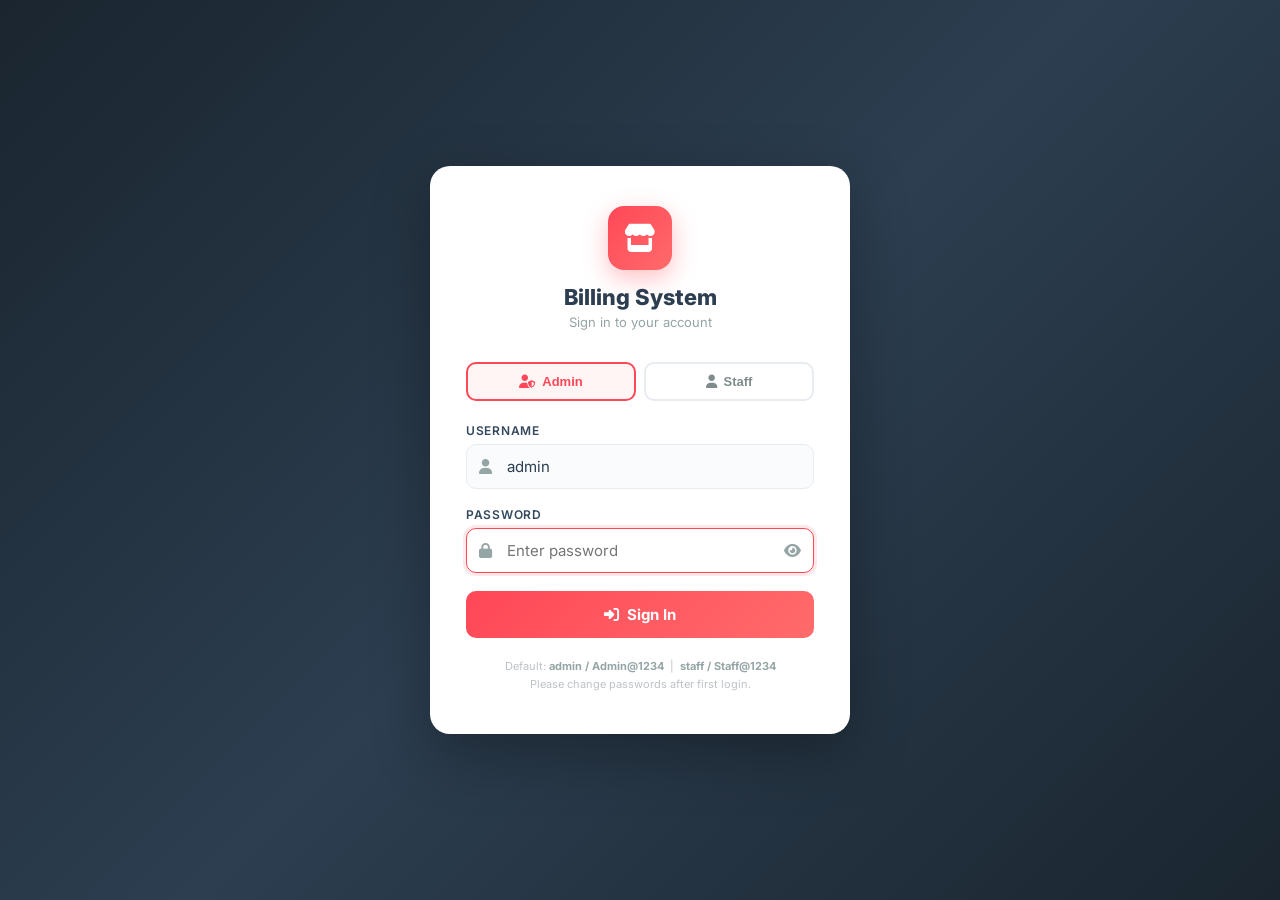
<file: templates/login.html>
<!DOCTYPE html>
<html lang="en">
<head>
<meta charset="UTF-8">
<meta name="viewport" content="width=device-width, initial-scale=1.0">
<title>Login · Billing System</title>
<link href="https://fonts.googleapis.com/css2?family=Inter:wght@400;600;700;800&display=swap" rel="stylesheet">
<link rel="stylesheet" href="https://cdnjs.cloudflare.com/ajax/libs/font-awesome/6.4.0/css/all.min.css">
<style>
*,*::before,*::after{margin:0;padding:0;box-sizing:border-box;}
body{font-family:'Inter',sans-serif;min-height:100vh;display:flex;align-items:center;justify-content:center;background:linear-gradient(135deg,#1A252F 0%,#2C3E50 50%,#1A252F 100%);padding:20px;}
.login-card{background:white;border-radius:20px;padding:40px 36px;width:100%;max-width:420px;box-shadow:0 20px 60px rgba(0,0,0,0.3);}
.brand{text-align:center;margin-bottom:32px;}
.brand-icon{width:64px;height:64px;background:linear-gradient(135deg,#FF4757,#FF6B6B);border-radius:16px;display:flex;align-items:center;justify-content:center;margin:0 auto 14px;font-size:28px;color:white;box-shadow:0 8px 24px rgba(255,71,87,0.35);}
.brand h1{font-size:22px;font-weight:800;color:#2C3E50;margin-bottom:4px;}
.brand p{font-size:13px;color:#95A5A6;}
.role-tabs{display:flex;gap:8px;margin-bottom:22px;}
.role-tab{flex:1;padding:10px;border:2px solid #E8ECF0;border-radius:10px;background:white;cursor:pointer;font-size:13px;font-weight:600;color:#7F8C8D;display:flex;align-items:center;justify-content:center;gap:7px;transition:all .2s;}
.role-tab.active{border-color:#FF4757;background:#FFF5F5;color:#FF4757;}
.error-msg{background:#FDECEA;color:#C0392B;border:1px solid #F5B7B1;border-radius:8px;padding:10px 14px;font-size:13px;margin-bottom:16px;display:none;align-items:center;gap:8px;}
.error-msg.show{display:flex;}
.form-group{margin-bottom:18px;}
.form-group label{display:block;font-size:12px;font-weight:600;color:#34495E;text-transform:uppercase;letter-spacing:.06em;margin-bottom:6px;}

/* ── Password field: left icon + right eye button ── */
.input-wrap{position:relative;display:flex;align-items:center;}
.input-wrap .field-icon{
  position:absolute;left:13px;
  color:#95A5A6;font-size:15px;
  pointer-events:none;z-index:1;
}
.input-wrap input{
  width:100%;
  padding:12px 44px 12px 40px;   /* right-pad leaves room for eye */
  border:1.5px solid #E8ECF0;
  border-radius:10px;font-size:15px;
  font-family:inherit;color:#2C3E50;
  background:#FAFBFC;
  transition:border-color .2s,box-shadow .2s;
}
.input-wrap input:focus{border-color:#FF4757;outline:none;box-shadow:0 0 0 3px rgba(255,71,87,.12);background:white;}
/* eye button sits inside the field on the right */
.toggle-pw{
  position:absolute;right:0;
  width:44px;height:100%;
  display:flex;align-items:center;justify-content:center;
  background:none;border:none;cursor:pointer;
  color:#95A5A6;font-size:15px;
  border-radius:0 10px 10px 0;
  transition:color .2s;
  flex-shrink:0;
}
.toggle-pw:hover{color:#FF4757;}

.btn-login{width:100%;padding:14px;background:linear-gradient(135deg,#FF4757,#FF6B6B);color:white;border:none;border-radius:10px;font-size:15px;font-weight:700;font-family:inherit;cursor:pointer;transition:box-shadow .2s,transform .15s;display:flex;align-items:center;justify-content:center;gap:8px;margin-top:8px;}
.btn-login:hover{box-shadow:0 6px 18px rgba(255,71,87,.4);}
.btn-login:active{transform:scale(.97);}
.btn-login:disabled{opacity:.6;cursor:not-allowed;}
.hint{text-align:center;font-size:11px;color:#BDC3C7;margin-top:20px;line-height:1.6;}
.hint strong{color:#95A5A6;}
.spinner{width:16px;height:16px;border:2.5px solid rgba(255,255,255,.4);border-top-color:white;border-radius:50%;animation:spin .7s linear infinite;display:none;}
@keyframes spin{to{transform:rotate(360deg)}}
</style>
</head>
<body>
<div class="login-card">
  <div class="brand">
    <div class="brand-icon"><i class="fas fa-store"></i></div>
    <h1>Billing System</h1>
    <p>Sign in to your account</p>
  </div>

  <div class="role-tabs">
    <button class="role-tab active" id="tabAdmin" onclick="setRole('admin')">
      <i class="fas fa-user-shield"></i> Admin
    </button>
    <button class="role-tab" id="tabStaff" onclick="setRole('staff')">
      <i class="fas fa-user"></i> Staff
    </button>
  </div>

  <div class="error-msg" id="errorMsg">
    <i class="fas fa-exclamation-circle"></i>
    <span id="errorText"></span>
  </div>

  <div class="form-group">
    <label>Username</label>
    <div class="input-wrap">
      <i class="fas fa-user field-icon"></i>
      <input type="text" id="username" placeholder="Enter username" autocomplete="username">
    </div>
  </div>

  <div class="form-group">
    <label>Password</label>
    <div class="input-wrap">
      <i class="fas fa-lock field-icon"></i>
      <input type="password" id="password" placeholder="Enter password" autocomplete="current-password">
      <button class="toggle-pw" onclick="togglePw()" type="button" tabindex="-1" title="Show / hide password">
        <i class="fas fa-eye" id="eyeIcon"></i>
      </button>
    </div>
  </div>

  <button class="btn-login" id="loginBtn" onclick="doLogin()">
    <div class="spinner" id="spinner"></div>
    <i class="fas fa-sign-in-alt" id="loginIcon"></i>
    <span id="loginText">Sign In</span>
  </button>

  <p class="hint">
    Default: <strong>admin / Admin@1234</strong> &nbsp;|&nbsp; <strong>staff / Staff@1234</strong><br>
    Please change passwords after first login.
  </p>
</div>

<script>
const CSRF = "{{ csrf_token }}";
let selectedRole = 'admin';

function setRole(role) {
  selectedRole = role;
  document.getElementById('tabAdmin').classList.toggle('active', role === 'admin');
  document.getElementById('tabStaff').classList.toggle('active', role === 'staff');
  document.getElementById('username').value = role;
  document.getElementById('password').focus();
}

function togglePw() {
  const inp = document.getElementById('password');
  const ico = document.getElementById('eyeIcon');
  if (inp.type === 'password') {
    inp.type = 'text';
    ico.className = 'fas fa-eye-slash';
  } else {
    inp.type = 'password';
    ico.className = 'fas fa-eye';
  }
}

function showError(msg) {
  const el = document.getElementById('errorMsg');
  document.getElementById('errorText').textContent = msg;
  el.classList.add('show');
}
function hideError() { document.getElementById('errorMsg').classList.remove('show'); }

function setLoading(on) {
  document.getElementById('loginBtn').disabled = on;
  document.getElementById('spinner').style.display   = on ? 'block' : 'none';
  document.getElementById('loginIcon').style.display = on ? 'none'  : 'inline-block';
  document.getElementById('loginText').textContent   = on ? 'Signing in…' : 'Sign In';
}

async function doLogin() {
  hideError();
  const username = document.getElementById('username').value.trim();
  const password = document.getElementById('password').value;
  if (!username || !password) { showError('Please enter username and password'); return; }
  setLoading(true);
  try {
    const res  = await fetch('/login', {
      method: 'POST',
      headers: { 'Content-Type': 'application/json' },
      body: JSON.stringify({ username, password, csrf_token: CSRF })
    });
    const data = await res.json();
    if (data.success) {
      window.location.href = '/';
    } else {
      showError(data.error || 'Login failed');
      setLoading(false);
    }
  } catch(e) {
    showError('Network error. Please try again.');
    setLoading(false);
  }
}

document.addEventListener('keydown', e => { if (e.key === 'Enter') doLogin(); });
setRole('admin');
</script>
</body>
</html>
</file>
